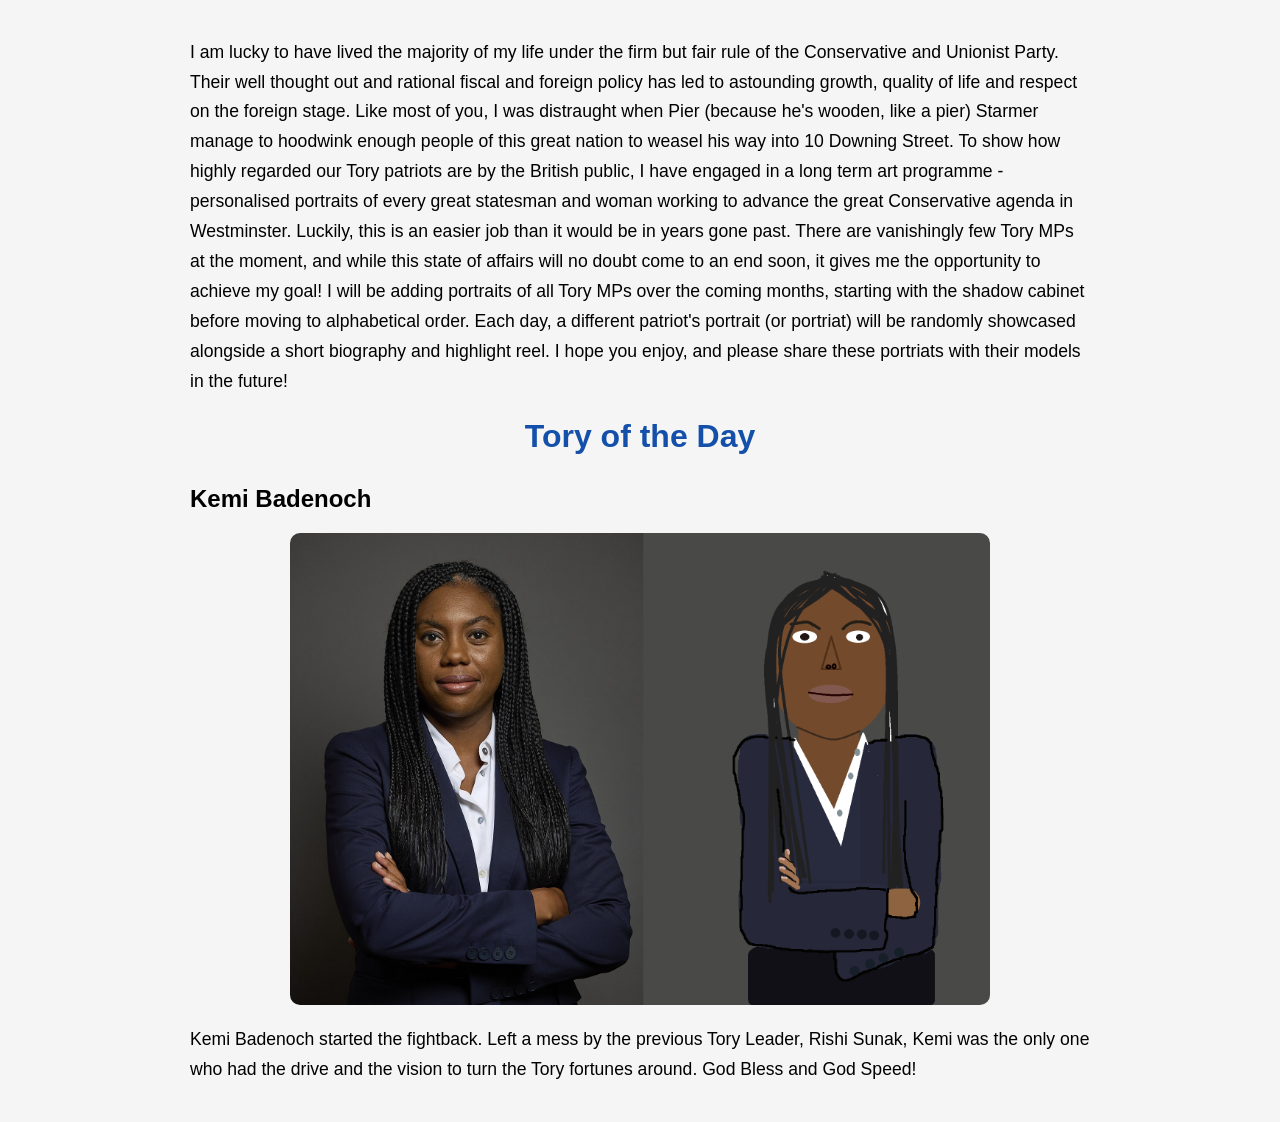
<file: MS Paint Tories/index.html>
<!DOCTYPE html>
<html>
<head>
    <title>MS Paint Tories</title>
    <link rel="stylesheet" href="style.css">
</head>

<body>

<p>
    
I am lucky to have lived the majority of my life under the firm but fair rule of the Conservative and Unionist Party. Their well thought out and rational fiscal and foreign policy has led to astounding growth, quality of life and respect on the foreign stage. Like most of you, I was distraught when Pier (because he's wooden, like a pier) Starmer manage to hoodwink enough people of this great nation to weasel his way into 10 Downing Street. To show how highly regarded our Tory patriots are by the British public, I have engaged in a long term art programme - personalised portraits of every great statesman and woman working to advance the great Conservative agenda in Westminster. Luckily, this is an easier job than it would be in years gone past. There are vanishingly few Tory MPs at the moment, and while this state of affairs will no doubt come to an end soon, it gives me the opportunity to achieve my goal! I will be adding portraits of all Tory MPs over the coming months, starting with the shadow cabinet before moving to alphabetical order. Each day, a different patriot's portrait (or portriat) will be randomly showcased alongside a short biography and highlight reel. I hope you enjoy, and please share these portriats with their models in the future!
</p>
    
<header>
    <h1>Tory of the Day</h1>
</header>

<main>

<h2>Kemi Badenoch</h2>

<img src="Images/kemi-b.png"
     alt="Kemi Badenoch">

<p>

Kemi Badenoch started the fightback. Left a mess by the previous Tory Leader, Rishi Sunak, Kemi was the only one who had the drive and the vision to turn the Tory fortunes around. God Bless and God Speed!

</p>

</main>


</body>
</html>
</file>
<file: MS Paint Tories/style.css>
body {
    font-family: Arial, sans-serif;
    max-width: 900px;
    margin: auto;
    padding: 20px;
    background: #f5f5f5;
}

header {
    text-align: center;
}

h1 {
    color: #1450AA;
}

h2 {
    margin-top: 30px;
}

img {
    width: 100%;
    max-width: 700px;
    display: block;
    margin: 20px auto;
    border-radius: 10px;
}

p {
    line-height: 1.7;
    font-size: 1.1rem;
}

nav {
    margin-top: 40px;
}
</file>
